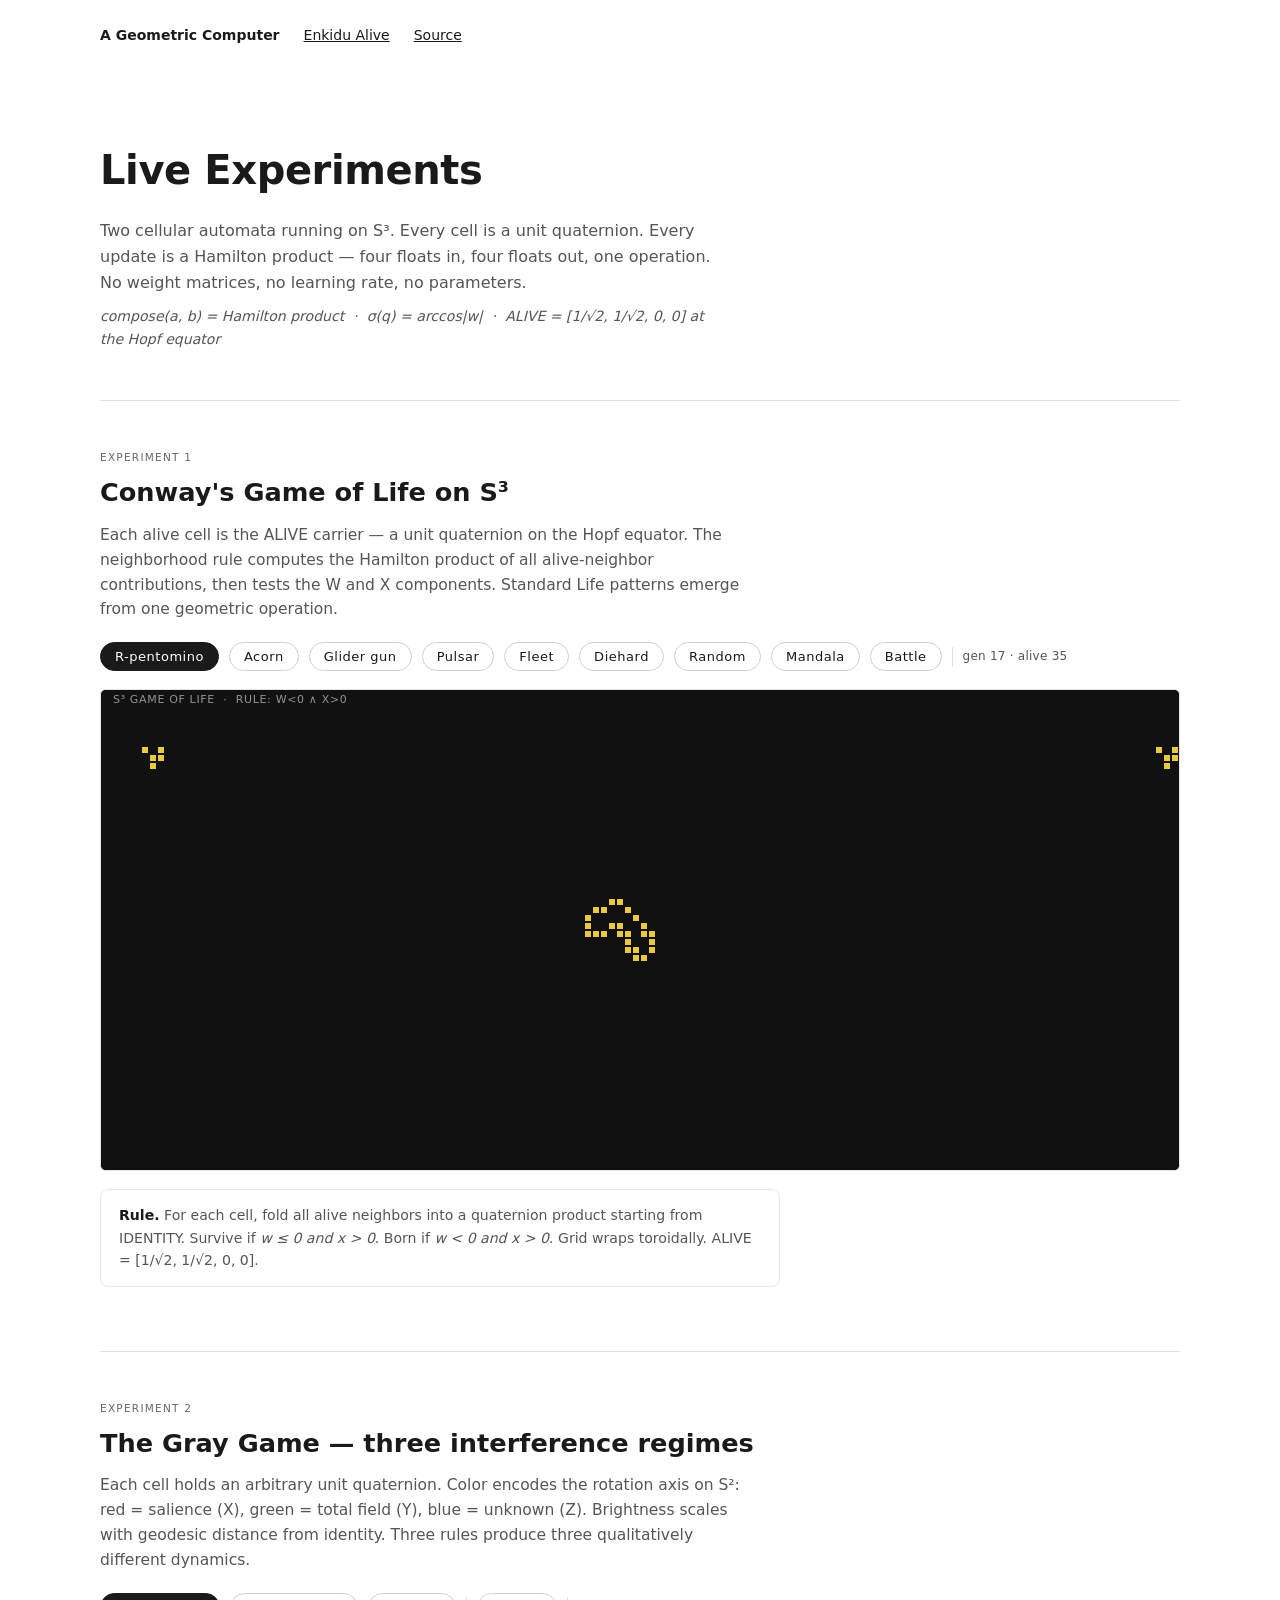
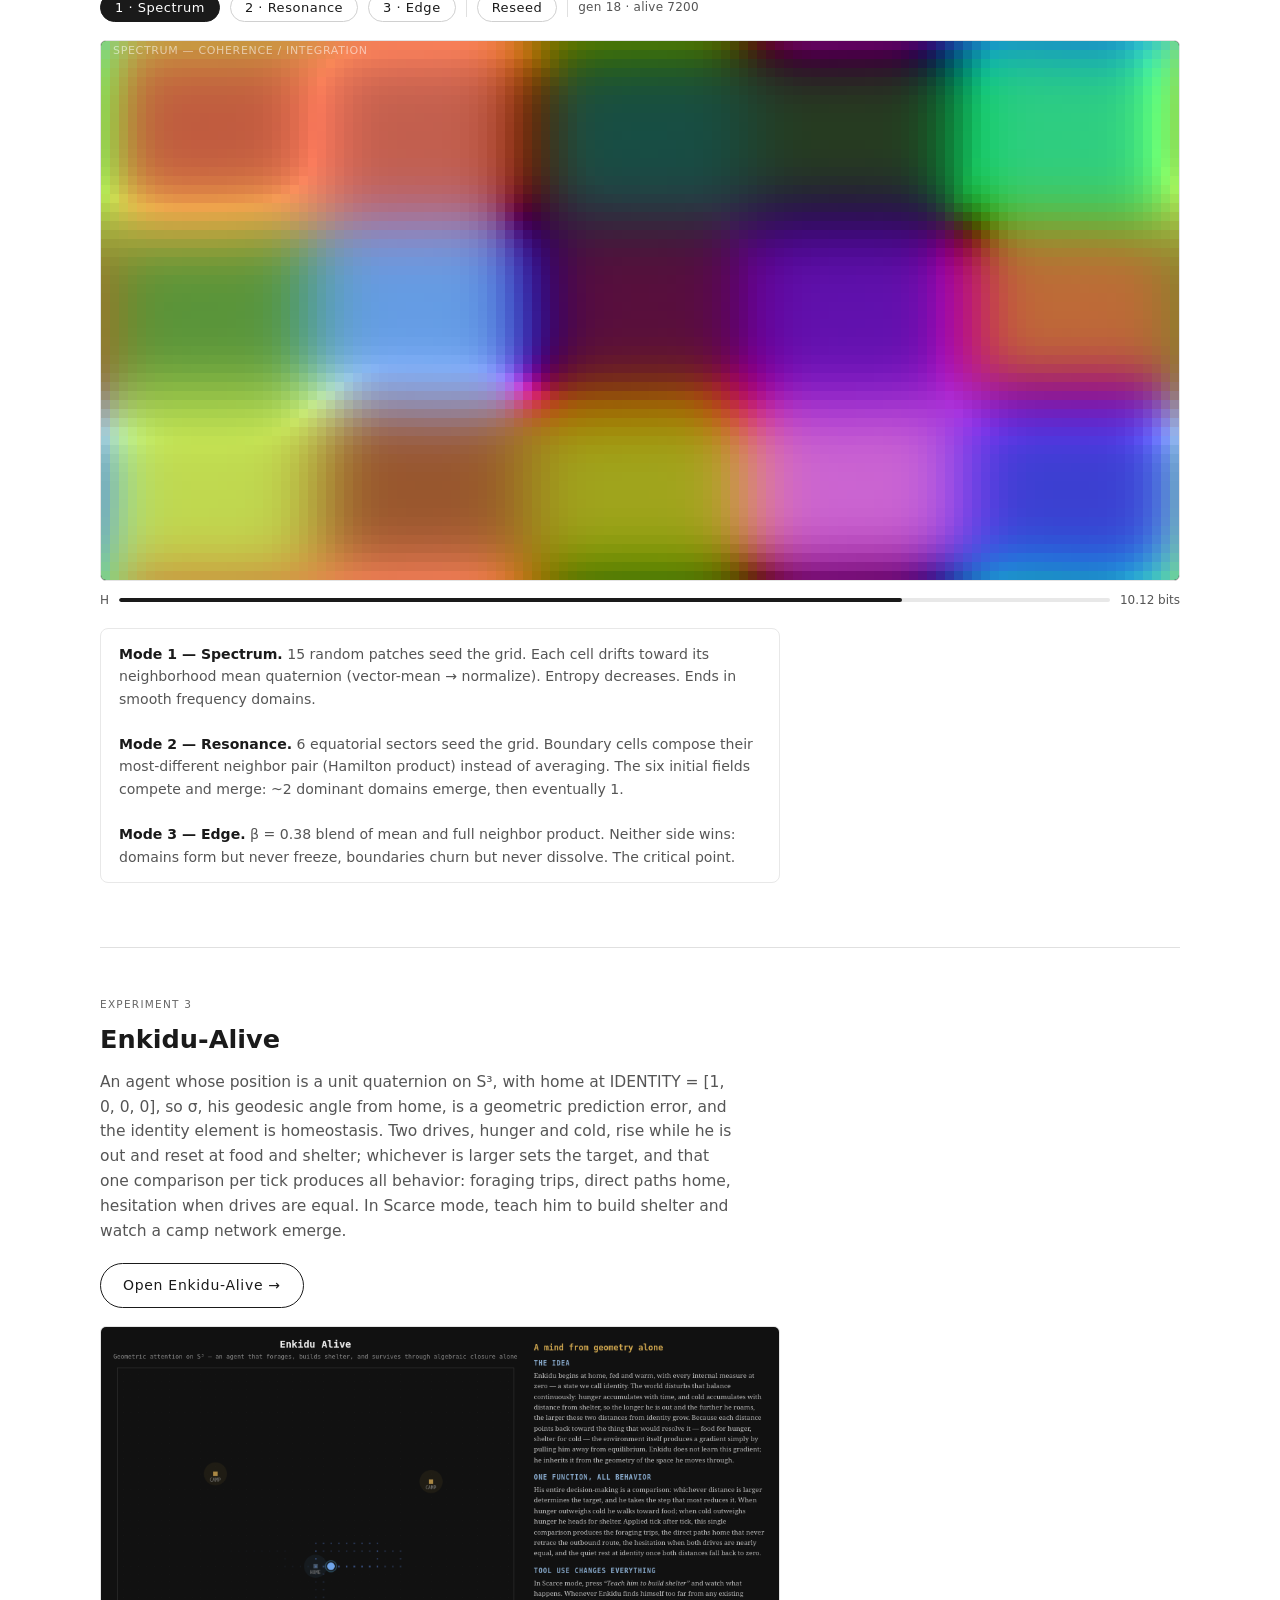
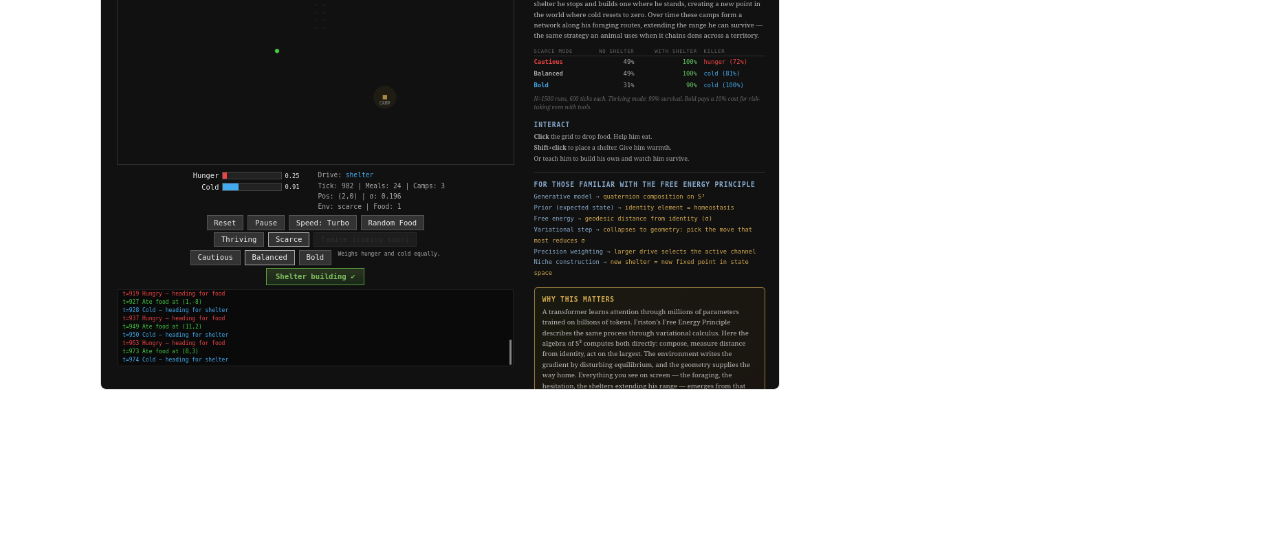
<file: docs/index.html>
<!DOCTYPE html>
<html lang="en">
<head>
  <meta charset="utf-8" />
  <meta name="viewport" content="width=device-width, initial-scale=1.0" />
  <title>Live Experiments — Closure</title>
  <link rel="stylesheet" href="styles.css" />
  <style>
    .exp-hero {
      padding: 72px 0 40px;
      max-width: var(--max-w);
      margin: 0 auto;
    }
    .exp-hero h1 {
      font-size: 2.5rem;
      font-weight: 600;
      letter-spacing: -0.01em;
      margin-bottom: 16px;
    }
    .exp-hero p {
      color: var(--muted);
      max-width: 620px;
      margin-bottom: 10px;
    }
    .exp-math {
      font-size: 0.88rem;
      color: var(--muted);
      font-style: italic;
      margin-top: 4px;
    }

    .exp-container {
      max-width: var(--max-w);
      margin: 0 auto;
      padding-bottom: 80px;
    }

    /* ── experiment blocks ─────────────────────────────────────────────── */
    .exp-block {
      border-top: 1px solid #e0e0e0;
      padding-top: 48px;
      margin-bottom: 64px;
    }
    .exp-label {
      font-size: 10.5px;
      letter-spacing: 0.12em;
      text-transform: uppercase;
      color: var(--light);
      margin-bottom: 6px;
    }
    .exp-title {
      font-size: 1.6rem;
      font-weight: 600;
      margin-bottom: 10px;
    }
    .exp-desc {
      color: var(--muted);
      max-width: 640px;
      margin-bottom: 20px;
      font-size: 0.97rem;
    }

    /* ── controls ──────────────────────────────────────────────────────── */
    .exp-controls {
      display: flex;
      flex-wrap: wrap;
      gap: 10px;
      margin-bottom: 18px;
      align-items: center;
    }
    .ctrl-btn {
      font-family: inherit;
      font-size: 13px;
      padding: 6px 14px;
      border: 1px solid #d0d0d0;
      border-radius: 999px;
      background: #fff;
      color: var(--text);
      cursor: pointer;
      letter-spacing: 0.04em;
      transition: border-color 0.15s, background 0.15s;
    }
    .ctrl-btn:hover {
      border-color: #aaa;
      background: #fafafa;
    }
    .ctrl-btn.active {
      border-color: var(--text);
      background: var(--text);
      color: #fff;
    }
    .ctrl-sep {
      width: 1px;
      height: 20px;
      background: #e0e0e0;
    }
    .ctrl-stat {
      font-size: 12px;
      color: var(--muted);
      letter-spacing: 0.02em;
    }

    /* ── canvas ────────────────────────────────────────────────────────── */
    .exp-canvas-wrap {
      position: relative;
      line-height: 0;
      border: 1px solid #e4e4e4;
      border-radius: 6px;
      overflow: hidden;
      background: #000;
    }
    canvas.exp-canvas {
      display: block;
      image-rendering: pixelated;
      width: 100%;
    }
    .exp-overlay {
      position: absolute;
      top: 10px;
      left: 12px;
      font-size: 11px;
      color: rgba(255,255,255,0.55);
      letter-spacing: 0.06em;
      text-transform: uppercase;
      pointer-events: none;
    }

    /* ── entropy bar ───────────────────────────────────────────────────── */
    .exp-entropy {
      margin-top: 10px;
      display: flex;
      align-items: center;
      gap: 10px;
      font-size: 12px;
      color: var(--muted);
    }
    .entropy-track {
      flex: 1;
      height: 4px;
      background: #e8e8e8;
      border-radius: 999px;
      overflow: hidden;
    }
    .entropy-fill {
      height: 100%;
      background: #1a1a1a;
      border-radius: 999px;
      transition: width 0.2s ease;
    }

    /* ── note box ──────────────────────────────────────────────────────── */
    .exp-note {
      margin-top: 18px;
      padding: 14px 18px;
      border: 1px solid #e8e8e8;
      border-radius: 8px;
      font-size: 0.88rem;
      color: var(--muted);
      line-height: 1.6;
      max-width: 680px;
    }
    .exp-note strong { color: var(--text); }

    /* ── Enkidu ────────────────────────────────────────────────────────── */
    .enkidu-preview {
      margin-top: 18px;
      border: 1px solid #e4e4e4;
      border-radius: 6px;
      overflow: hidden;
      max-width: 680px;
    }
    .enkidu-preview img {
      display: block;
      width: 100%;
    }

    /* ── Enkidu launch ─────────────────────────────────────────────────── */
    .enkidu-launch {
      display: inline-flex;
      align-items: center;
      padding: 10px 22px;
      border: 1px solid var(--text);
      border-radius: 999px;
      font-size: 14px;
      letter-spacing: 0.05em;
      color: var(--text);
      text-decoration: none;
      transition: background 0.15s;
    }
    .enkidu-launch:hover {
      background: var(--text);
      color: var(--bg);
    }

    @media (max-width: 680px) {
      .exp-hero h1 { font-size: 1.8rem; }
      .exp-title { font-size: 1.3rem; }
    }
  </style>
</head>
<body>

<nav class="experiment-nav" aria-label="Experiment navigation">
  <strong>A Geometric Computer</strong>
  <a href="enkidu.html">Enkidu Alive</a>
  <a href="https://github.com/faltz009/geometric-brain-experiment">Source</a>
</nav>

<main>
<div class="exp-hero">
  <h1>Live Experiments</h1>
  <p>
    Two cellular automata running on S³. Every cell is a unit quaternion.
    Every update is a Hamilton product — four floats in, four floats out, one operation.
    No weight matrices, no learning rate, no parameters.
  </p>
  <p class="exp-math">
    compose(a, b) = Hamilton product &nbsp;·&nbsp; σ(q) = arccos|w| &nbsp;·&nbsp;
    ALIVE = [1/√2, 1/√2, 0, 0] at the Hopf equator
  </p>
</div>

<div class="exp-container">

  <!-- ══════════════════════════════════════════════════════════════════════
       GAME OF LIFE
  ═══════════════════════════════════════════════════════════════════════ -->
  <div class="exp-block">
    <div class="exp-label">Experiment 1</div>
    <div class="exp-title">Conway's Game of Life on S³</div>
    <div class="exp-desc">
      Each alive cell is the ALIVE carrier — a unit quaternion on the Hopf equator.
      The neighborhood rule computes the Hamilton product of all alive-neighbor
      contributions, then tests the W and X components.
      Standard Life patterns emerge from one geometric operation.
    </div>

    <div class="exp-controls" id="gol-controls">
      <button class="ctrl-btn active" data-pattern="rpentomino">R-pentomino</button>
      <button class="ctrl-btn" data-pattern="acorn">Acorn</button>
      <button class="ctrl-btn" data-pattern="gun">Glider gun</button>
      <button class="ctrl-btn" data-pattern="pulsar">Pulsar</button>
      <button class="ctrl-btn" data-pattern="fleet">Fleet</button>
      <button class="ctrl-btn" data-pattern="diehard">Diehard</button>
      <button class="ctrl-btn" data-pattern="random">Random</button>
      <button class="ctrl-btn" data-pattern="mandala">Mandala</button>
      <button class="ctrl-btn" data-pattern="battle">Battle</button>
      <div class="ctrl-sep"></div>
      <span class="ctrl-stat" id="gol-stat">gen 0 · alive 0</span>
    </div>

    <div class="exp-canvas-wrap">
      <canvas id="gol-canvas" class="exp-canvas"></canvas>
      <div class="exp-overlay">S³ Game of Life &nbsp;·&nbsp; rule: W&lt;0 ∧ X&gt;0</div>
    </div>

    <div class="exp-note">
      <strong>Rule.</strong>
      For each cell, fold all alive neighbors into a quaternion product starting from IDENTITY.
      Survive if <em>w ≤ 0 and x &gt; 0</em>. Born if <em>w &lt; 0 and x &gt; 0</em>.
      Grid wraps toroidally. ALIVE = [1/√2, 1/√2, 0, 0].
    </div>
  </div>

  <!-- ══════════════════════════════════════════════════════════════════════
       GRAY GAME
  ═══════════════════════════════════════════════════════════════════════ -->
  <div class="exp-block">
    <div class="exp-label">Experiment 2</div>
    <div class="exp-title">The Gray Game — three interference regimes</div>
    <div class="exp-desc">
      Each cell holds an arbitrary unit quaternion. Color encodes the rotation axis on S²:
      red = salience (X), green = total field (Y), blue = unknown (Z).
      Brightness scales with geodesic distance from identity.
      Three rules produce three qualitatively different dynamics.
    </div>

    <div class="exp-controls" id="gg-controls">
      <button class="ctrl-btn active" data-mode="1">1 · Spectrum</button>
      <button class="ctrl-btn" data-mode="2">2 · Resonance</button>
      <button class="ctrl-btn" data-mode="3">3 · Edge</button>
      <div class="ctrl-sep"></div>
      <button class="ctrl-btn" id="gg-reseed">Reseed</button>
      <div class="ctrl-sep"></div>
      <span class="ctrl-stat" id="gg-stat">gen 0 · alive 0</span>
    </div>

    <div class="exp-canvas-wrap">
      <canvas id="gg-canvas" class="exp-canvas"></canvas>
      <div class="exp-overlay" id="gg-overlay">Spectrum — coherence / integration</div>
    </div>

    <div class="exp-entropy">
      <span>H</span>
      <div class="entropy-track"><div class="entropy-fill" id="gg-entropy-fill" style="width:0%"></div></div>
      <span id="gg-entropy-val">0.00 bits</span>
    </div>

    <div class="exp-note">
      <strong>Mode 1 — Spectrum.</strong>
      15 random patches seed the grid. Each cell drifts toward its neighborhood mean quaternion
      (vector-mean → normalize). Entropy decreases. Ends in smooth frequency domains.<br><br>
      <strong>Mode 2 — Resonance.</strong>
      6 equatorial sectors seed the grid. Boundary cells compose their most-different
      neighbor pair (Hamilton product) instead of averaging. The six initial fields
      compete and merge: ~2 dominant domains emerge, then eventually 1.<br><br>
      <strong>Mode 3 — Edge.</strong>
      β = 0.38 blend of mean and full neighbor product. Neither side wins: domains form but
      never freeze, boundaries churn but never dissolve. The critical point.
    </div>
  </div>

  <!-- ══════════════════════════════════════════════════════════════════════
       ENKIDU-ALIVE
  ═══════════════════════════════════════════════════════════════════════ -->
  <div class="exp-block">
    <div class="exp-label">Experiment 3</div>
    <div class="exp-title">Enkidu-Alive</div>
    <div class="exp-desc">
      An agent whose position is a unit quaternion on S³, with home at IDENTITY =
      [1, 0, 0, 0], so σ, his geodesic angle from home, is a geometric prediction
      error, and the identity element is homeostasis. Two drives, hunger and cold,
      rise while he is out and reset at food and shelter; whichever is larger sets
      the target, and that one comparison per tick produces all behavior: foraging
      trips, direct paths home, hesitation when drives are equal.
      In Scarce mode, teach him to build shelter and watch a camp network emerge.
    </div>
    <a class="enkidu-launch" href="enkidu.html" target="_blank">
      Open Enkidu-Alive →
    </a>
    <div class="enkidu-preview">
      <img src="enkidu-alive.png" alt="Enkidu-Alive screenshot" />
    </div>
  </div>

</div><!-- exp-container -->
</main>

<script>
// ═══════════════════════════════════════════════════════════════════════════════
// S³ quaternion primitives
// ═══════════════════════════════════════════════════════════════════════════════

const IDENTITY = [1, 0, 0, 0];
const ALIVE    = [1 / Math.SQRT2, 1 / Math.SQRT2, 0, 0];
const PI       = Math.PI;
const HALF_PI  = Math.PI / 2;
const EPS      = 1e-9;

function normalize(q) {
  const len = Math.sqrt(q[0]*q[0] + q[1]*q[1] + q[2]*q[2] + q[3]*q[3]);
  if (len < EPS) return [1, 0, 0, 0];
  return [q[0]/len, q[1]/len, q[2]/len, q[3]/len];
}

function compose(a, b) {
  return [
    a[0]*b[0] - a[1]*b[1] - a[2]*b[2] - a[3]*b[3],
    a[0]*b[1] + a[1]*b[0] + a[2]*b[3] - a[3]*b[2],
    a[0]*b[2] - a[1]*b[3] + a[2]*b[0] + a[3]*b[1],
    a[0]*b[3] + a[1]*b[2] - a[2]*b[1] + a[3]*b[0],
  ];
}

function sigma(q) {
  return Math.acos(Math.min(1, Math.abs(q[0])));
}

function isAlive(q) {
  return sigma(q) > EPS;
}

function dot4(a, b) {
  return a[0]*b[0] + a[1]*b[1] + a[2]*b[2] + a[3]*b[3];
}

// Normalized linear interpolation on S³ (NLERP)
function nlerp(a, b, t) {
  const flip = dot4(a, b) < 0;
  const bw = flip ? -b[0] : b[0];
  const bx = flip ? -b[1] : b[1];
  const by = flip ? -b[2] : b[2];
  const bz = flip ? -b[3] : b[3];
  const s = 1 - t;
  return normalize([s*a[0]+t*bw, s*a[1]+t*bx, s*a[2]+t*by, s*a[3]+t*bz]);
}

// ═══════════════════════════════════════════════════════════════════════════════
// LCG for deterministic pseudo-random (matches Rust impl)
// ═══════════════════════════════════════════════════════════════════════════════

function makeLcg(seed) {
  // Use BigInt to replicate u64 wrapping arithmetic
  let s = BigInt(seed);
  const MUL = 6364136223846793005n;
  const ADD = 1442695040888963407n;
  const MOD = (1n << 64n);
  return {
    next() {
      s = (s * MUL + ADD) & (MOD - 1n);
      return Number((s >> 11n) & 0x1FFFFFFFFFFFFFn) / (2 ** 53);
    }
  };
}

function boxMuller(u1, u2) {
  const r = Math.sqrt(-2 * Math.log(Math.max(u1, 1e-300)));
  const t = 2 * PI * u2;
  return [r * Math.cos(t), r * Math.sin(t)];
}

function uniformS3(lcg) {
  const [w, x] = boxMuller(lcg.next(), lcg.next());
  const [y, z] = boxMuller(lcg.next(), lcg.next());
  return normalize([w, x, y, z]);
}

// ═══════════════════════════════════════════════════════════════════════════════
// Color — carrier RGB (Gray Game)
// ═══════════════════════════════════════════════════════════════════════════════

function carrierRgb(q) {
  if (!isAlive(q)) return null;
  const [, x, y, z] = q;
  const ax = Math.sqrt(x*x + y*y + z*z);
  let nx, ny, nz;
  if (ax > EPS) { nx = x/ax; ny = y/ax; nz = z/ax; }
  else { return [210, 210, 210]; }
  const br = Math.sqrt(Math.min(1, sigma(q) / HALF_PI));
  return [
    Math.round((nx + 1) * 127.5 * br),
    Math.round((ny + 1) * 127.5 * br),
    Math.round((nz + 1) * 127.5 * br),
  ];
}

// ═══════════════════════════════════════════════════════════════════════════════
// GAME OF LIFE
// ═══════════════════════════════════════════════════════════════════════════════

const GOL_CELL_PX = 8;

const golPatterns = {
  rpentomino(rows, cols) {
    const g = makeGolGrid(rows, cols);
    const r = Math.floor(rows/2) - 1, c = Math.floor(cols/2) - 1;
    [[r,c+1],[r,c+2],[r+1,c],[r+1,c+1],[r+2,c+1]].forEach(([rr,cc]) => { if(rr<rows&&cc<cols) g[rr][cc]=true; });
    // two gliders
    [[2,2],[3,3],[4,1],[4,2],[4,3]].forEach(([rr,cc])=>{ if(rr<rows&&cc<cols) g[rr][cc]=true; });
    [[2,cols-6],[3,cols-5],[4,cols-7],[4,cols-6],[4,cols-5]].forEach(([rr,cc])=>{ if(rr>=0&&cc>=0&&rr<rows&&cc<cols) g[rr][cc]=true; });
    return g;
  },
  acorn(rows, cols) {
    const g = makeGolGrid(rows, cols);
    const r = Math.floor(rows/2) - 1, c = Math.floor(cols/2) - 3;
    [[r,c+1],[r+1,c+3],[r+2,c],[r+2,c+1],[r+2,c+4],[r+2,c+5],[r+2,c+6]]
      .forEach(([rr,cc])=>{ if(rr<rows&&cc<cols) g[rr][cc]=true; });
    return g;
  },
  gun(rows, cols) {
    const g = makeGolGrid(rows, cols);
    const or = Math.floor(rows/2) - 4, oc = Math.max(2, Math.floor(cols/2) - 18);
    const cells = [
      [0,24],[1,22],[1,24],[2,12],[2,13],[2,20],[2,21],[2,34],[2,35],
      [3,11],[3,15],[3,20],[3,21],[3,34],[3,35],[4,0],[4,1],[4,10],[4,16],[4,20],[4,21],
      [5,0],[5,1],[5,10],[5,14],[5,16],[5,17],[5,22],[5,24],
      [6,10],[6,16],[6,24],[7,11],[7,15],[8,12],[8,13],
    ];
    cells.forEach(([dr,dc])=>{ const rr=or+dr, cc=oc+dc; if(rr>=0&&cc>=0&&rr<rows&&cc<cols) g[rr][cc]=true; });
    return g;
  },
  pulsar(rows, cols) {
    // Three pulsars side by side — spacing 19, matching Rust's (6,5),(6,24),(6,43) layout.
    const g = makeGolGrid(rows, cols);
    const pCells = [
      [0,2],[0,3],[0,4],[0,8],[0,9],[0,10],
      [2,0],[2,5],[2,7],[2,12],[3,0],[3,5],[3,7],[3,12],[4,0],[4,5],[4,7],[4,12],
      [5,2],[5,3],[5,4],[5,8],[5,9],[5,10],
      [7,2],[7,3],[7,4],[7,8],[7,9],[7,10],
      [8,0],[8,5],[8,7],[8,12],[9,0],[9,5],[9,7],[9,12],[10,0],[10,5],[10,7],[10,12],
      [12,2],[12,3],[12,4],[12,8],[12,9],[12,10],
    ];
    const place = (or, oc) => pCells.forEach(([dr,dc]) => {
      const rr=or+dr, cc2=oc+dc;
      if(rr>=0&&cc2>=0&&rr<rows&&cc2<cols) g[rr][cc2]=1;
    });
    const or = Math.max(1, Math.floor(rows/2) - 6);
    const oc = Math.max(1, Math.floor((cols - 50) / 2));
    place(or, oc);
    place(or, oc + 19);
    place(or, oc + 38);
    return g;
  },
  diehard(rows, cols) {
    const g = makeGolGrid(rows, cols);
    const r = Math.floor(rows/2), c = Math.floor(cols/2) - 4;
    [[r,c+6],[r+1,c],[r+1,c+1],[r+2,c+1],[r+2,c+5],[r+2,c+6],[r+2,c+7]]
      .forEach(([rr,cc])=>{ if(rr<rows&&cc<cols&&rr>=0&&cc>=0) g[rr][cc]=true; });
    return g;
  },
  fleet(rows, cols) {
    // 5 LWSSs in V-formation — Rust reference: 40×90 grid, cr=20.
    const g = makeGolGrid(rows, cols);
    const cr = Math.floor(rows / 2);
    const lwss = (r, c) => {
      [[r,c+1],[r,c+4],[r+1,c],[r+2,c],[r+2,c+4],[r+3,c],[r+3,c+1],[r+3,c+2],[r+3,c+3]]
        .forEach(([rr,cc])=>{ if(rr>=0&&cc>=0&&rr<rows&&cc<cols) g[rr][cc]=1; });
    };
    const cTip   = Math.floor(30 * cols / 90);
    const cInner = Math.floor(18 * cols / 90);
    const cOuter = Math.max(0, Math.floor(6 * cols / 90));
    const roIn   = Math.round(9  * rows / 40);
    const roOut  = Math.round(16 * rows / 40);
    lwss(cr - 2,                     cTip);    // tip (rightmost)
    lwss(cr - roIn,                  cInner);  // inner wing top
    lwss(cr + Math.round(5*rows/40), cInner);  // inner wing bottom
    lwss(Math.max(0, cr - roOut),    cOuter);  // outer wing top
    lwss(Math.min(rows-4, cr + Math.round(12*rows/40)), cOuter); // outer wing bottom
    return g;
  },
  random(rows, cols) {
    const g = makeGolGrid(rows, cols);
    const lcg = makeLcg(0xDEADBEEF13374242n);
    for (let r = 0; r < rows; r++)
      for (let c = 0; c < cols; c++)
        g[r][c] = lcg.next() < 0.30;
    return g;
  },
  mandala(rows, cols) {
    // rows = cols = 128 (set by golStart). Use Rust's exact offsets.
    const g = makeGolGrid(rows, cols);
    const acorn = [[-1,-2],[0,0],[1,-3],[1,-2],[1,1],[1,2],[1,3]];
    const cr = Math.floor(rows/2), cc = Math.floor(cols/2);
    const or = 30, oc = 12;   // Rust's exact values for 128×128
    // 8 D8 transforms
    const trs = [[or,oc],[-oc,or],[-or,-oc],[oc,-or],[-or,oc],[or,-oc],[oc,or],[-oc,-or]];
    trs.forEach(([br, bc], ti) => {
      acorn.forEach(([pr, pc]) => {
        let tr, tc;
        switch(ti) {
          case 0: tr=pr; tc=pc; break;
          case 1: tr=-pc; tc=pr; break;
          case 2: tr=-pr; tc=-pc; break;
          case 3: tr=pc; tc=-pr; break;
          case 4: tr=-pr; tc=pc; break;
          case 5: tr=pr; tc=-pc; break;
          case 6: tr=pc; tc=pr; break;
          default: tr=-pc; tc=-pr; break;
        }
        const rr = cr + br + tr, cc2 = cc + bc + tc;
        if (rr >= 0 && cc2 >= 0 && rr < rows && cc2 < cols) g[rr][cc2] = true;
      });
    });
    return g;
  },
  battle(rows, cols) {
    const g = makeGolGrid(rows, cols);
    const cells = [
      [0,24],[1,22],[1,24],[2,12],[2,13],[2,20],[2,21],[2,34],[2,35],
      [3,11],[3,15],[3,20],[3,21],[3,34],[3,35],[4,0],[4,1],[4,10],[4,16],[4,20],[4,21],
      [5,0],[5,1],[5,10],[5,14],[5,16],[5,17],[5,22],[5,24],
      [6,10],[6,16],[6,24],[7,11],[7,15],[8,12],[8,13],
    ];
    const maxDr = 8, maxDc = 35;
    // For glider streams to collide, both guns must be on the same anti-diagonal:
    //   Gun A exit: (ar+5, ac+22)  →  r+c = ar+ac+27
    //   Gun B exit: (br+3, bc+13)  →  r+c = br+bc+16
    // Constraint: ar+ac+27 = br+bc+16  →  bc = ar+ac-br+11
    // Rust satisfies this exactly: 3+55-38+11 = 31 = bc. We must too.
    // Guns at opposite corners — they fire at each other across the diagonal.
    const ar = 2, ac = 2;
    cells.forEach(([dr,dc])=>{ const rr=ar+dr, cc=ac+dc; if(rr>=0&&cc>=0&&rr<rows&&cc<cols) g[rr][cc]=true; });
    const br = rows - maxDr - 2, bc = cols - maxDc - 2;
    cells.forEach(([dr,dc])=>{ const rr=br+(maxDr-dr), cc=bc+(maxDc-dc); if(rr>=0&&cc>=0&&rr<rows&&cc<cols) g[rr][cc]=true; });
    return g;
  },
};

function makeGolGrid(rows, cols) {
  return Array.from({length: rows}, () => new Uint8Array(cols));
}

function golNeighborProduct(grid, rows, cols, row, col) {
  let p = [...IDENTITY];
  for (let dr = -1; dr <= 1; dr++) {
    for (let dc = -1; dc <= 1; dc++) {
      if (dr === 0 && dc === 0) continue;
      const nr = ((row + dr) % rows + rows) % rows;
      const nc = ((col + dc) % cols + cols) % cols;
      if (grid[nr][nc]) p = compose(p, ALIVE);
    }
  }
  return p;
}

function golStep(grid, rows, cols) {
  const next = makeGolGrid(rows, cols);
  for (let r = 0; r < rows; r++) {
    for (let c = 0; c < cols; c++) {
      const p = golNeighborProduct(grid, rows, cols, r, c);
      next[r][c] = grid[r][c]
        ? (p[0] < EPS && p[1] > EPS ? 1 : 0)      // survive
        : (p[0] < -EPS && p[1] > EPS ? 1 : 0);    // born
    }
  }
  return next;
}

// ── GoL renderer ─────────────────────────────────────────────────────────────

const golCanvas = document.getElementById('gol-canvas');
const golCtx    = golCanvas.getContext('2d');
let golGrid, golRows, golCols, golGen = 0, golRunning = false, golRaf;
let golCellPx = GOL_CELL_PX;  // changes per pattern (mandala uses 5px for square grid)

function golDraw() {
  const px = golCellPx;
  golCtx.fillStyle = '#111';
  golCtx.fillRect(0, 0, golCanvas.width, golCanvas.height);
  golCtx.fillStyle = '#e8c84a';
  let alive = 0;
  for (let r = 0; r < golRows; r++) {
    for (let c = 0; c < golCols; c++) {
      if (golGrid[r][c]) {
        alive++;
        golCtx.fillRect(c * px + 1, r * px + 1, px - 2, px - 2);
      }
    }
  }
  document.getElementById('gol-stat').textContent = `gen ${golGen} · alive ${alive}`;
}

function golTick() {
  golGrid = golStep(golGrid, golRows, golCols);
  golGen++;
  golDraw();
  golRaf = requestAnimationFrame(() => setTimeout(() => { if(golRunning) golTick(); }, 80));
}

function golStart(patternName) {
  if (golRaf) cancelAnimationFrame(golRaf);
  golRunning = false;
  golGen = 0;

  const w = golCanvas.parentElement.clientWidth;
  // Mandala: exactly 128×128 (Rust reference), cell size fills the container width.
  if (patternName === 'mandala') {
    golCols = 128;
    golRows = 128;
    golCellPx = Math.max(4, Math.floor(w / 128));
  } else {
    golCellPx = GOL_CELL_PX;
    golCols = Math.floor(w / GOL_CELL_PX);
    golRows = Math.floor(golCols * 0.45);
  }
  golCanvas.width  = golCols * golCellPx;
  golCanvas.height = golRows * golCellPx;
  golCanvas.style.height = (golRows * golCellPx) + 'px';

  const fn = golPatterns[patternName] || golPatterns.rpentomino;
  golGrid = fn(golRows, golCols);
  golDraw();
  golRunning = true;
  golRaf = requestAnimationFrame(() => setTimeout(golTick, 100));
}

// Controls
document.getElementById('gol-controls').addEventListener('click', e => {
  const btn = e.target.closest('[data-pattern]');
  if (!btn) return;
  document.querySelectorAll('#gol-controls [data-pattern]').forEach(b => b.classList.remove('active'));
  btn.classList.add('active');
  golStart(btn.dataset.pattern);
});

// ═══════════════════════════════════════════════════════════════════════════════
// GRAY GAME
// ═══════════════════════════════════════════════════════════════════════════════

const GG_ROWS = 60;
const GG_COLS = 120;
const GG_CELL_PX = 6;

// Mode thresholds (match Rust source exactly)
const M1_BIRTH_COH = 0.52, M1_SURV_COH = 0.28, M1_MIN = 2;
const M2_STABLE_COH = 0.72, M2_DEAD_COH = 0.28, M2_MIN = 2, M2_MAX = 6;
const M3_BETA = 0.38, M3_BIRTH_COH = 0.42, M3_SURV_COH = 0.22, M3_MIN = 2, M3_MAX = 7;
const H_MAX_BITS = Math.log2(GG_ROWS * GG_COLS);

// Each cell: Float32Array of length 4
function makeGgGrid() {
  const g = [];
  for (let r = 0; r < GG_ROWS; r++) {
    const row = [];
    for (let c = 0; c < GG_COLS; c++) row.push([1, 0, 0, 0]);
    g.push(row);
  }
  return g;
}

function ggCollectNeighbors(grid, r, c) {
  const nbrs = [];
  let s0 = 0, s1 = 0, s2 = 0, s3 = 0;
  for (let dr = -1; dr <= 1; dr++) {
    for (let dc = -1; dc <= 1; dc++) {
      if (dr === 0 && dc === 0) continue;
      const nr = ((r + dr) % GG_ROWS + GG_ROWS) % GG_ROWS;
      const nc = ((c + dc) % GG_COLS + GG_COLS) % GG_COLS;
      const q = grid[nr][nc];
      if (isAlive(q)) {
        s0 += q[0]; s1 += q[1]; s2 += q[2]; s3 += q[3];
        nbrs.push(q);
      }
    }
  }
  const len = Math.sqrt(s0*s0 + s1*s1 + s2*s2 + s3*s3);
  const n = nbrs.length;
  const coh = n === 0 ? 0 : len / n;
  return { nbrs, sum: [s0, s1, s2, s3], coh };
}

function normalizeSum(sum) {
  const len = Math.sqrt(sum[0]*sum[0] + sum[1]*sum[1] + sum[2]*sum[2] + sum[3]*sum[3]);
  if (len < EPS) return null;
  return [sum[0]/len, sum[1]/len, sum[2]/len, sum[3]/len];
}

function mostDifferentPair(nbrs) {
  if (nbrs.length < 2) return null;
  let best = Infinity, pair = null;
  for (let i = 0; i < nbrs.length; i++) {
    for (let j = i + 1; j < nbrs.length; j++) {
      const d = dot4(nbrs[i], nbrs[j]);
      if (d < best) { best = d; pair = [nbrs[i], nbrs[j]]; }
    }
  }
  return pair;
}

function hamiltonAll(nbrs) {
  return nbrs.reduce((acc, q) => compose(acc, q), [...IDENTITY]);
}

function ggStepSpectrum(grid) {
  const next = makeGgGrid();
  for (let r = 0; r < GG_ROWS; r++) {
    for (let c = 0; c < GG_COLS; c++) {
      const { nbrs, sum, coh } = ggCollectNeighbors(grid, r, c);
      if (nbrs.length < M1_MIN) continue;
      const alive = isAlive(grid[r][c]);
      const thresh = alive ? M1_SURV_COH : M1_BIRTH_COH;
      if (coh >= thresh) {
        const m = normalizeSum(sum);
        if (m) next[r][c] = m;
      }
    }
  }
  return next;
}

function ggStepResonance(grid) {
  const next = makeGgGrid();
  for (let r = 0; r < GG_ROWS; r++) {
    for (let c = 0; c < GG_COLS; c++) {
      const { nbrs, sum, coh } = ggCollectNeighbors(grid, r, c);
      const n = nbrs.length;
      if (n < M2_MIN || n > M2_MAX) continue;
      if (coh >= M2_STABLE_COH) {
        const m = normalizeSum(sum);
        if (m) next[r][c] = m;
      } else if (coh >= M2_DEAD_COH) {
        const pair = mostDifferentPair(nbrs);
        if (pair) {
          const p = normalize(compose(pair[0], pair[1]));
          if (isAlive(p)) next[r][c] = p;
          else { const m = normalizeSum(sum); if (m) next[r][c] = m; }
        }
      }
    }
  }
  return next;
}

function ggStepEdge(grid) {
  const next = makeGgGrid();
  for (let r = 0; r < GG_ROWS; r++) {
    for (let c = 0; c < GG_COLS; c++) {
      const { nbrs, sum, coh } = ggCollectNeighbors(grid, r, c);
      const n = nbrs.length;
      if (n < M3_MIN || n > M3_MAX) continue;
      const alive = isAlive(grid[r][c]);
      const thresh = alive ? M3_SURV_COH : M3_BIRTH_COH;
      if (coh < thresh) continue;
      const mean = normalizeSum(sum);
      if (!mean) continue;
      const prod = normalize(hamiltonAll(nbrs));
      next[r][c] = isAlive(prod) ? nlerp(mean, prod, M3_BETA) : mean;
    }
  }
  return next;
}

// ── Seeding ───────────────────────────────────────────────────────────────────

function ggSeedSpectrum(seedVal) {
  const lcg = makeLcg(seedVal);
  const grid = makeGgGrid();
  const PR = 3, PC = 5;
  const quats = Array.from({length: PR*PC}, () => uniformS3(lcg));
  const ph = Math.floor(GG_ROWS / PR), pw = Math.floor(GG_COLS / PC);
  for (let r = 0; r < GG_ROWS; r++) {
    for (let c = 0; c < GG_COLS; c++) {
      if (lcg.next() >= 0.70) continue;
      const pr = Math.min(Math.floor(r / ph), PR - 1);
      const pc = Math.min(Math.floor(c / pw), PC - 1);
      grid[r][c] = quats[pr * PC + pc];
    }
  }
  return grid;
}

function ggSeedSectors(n, density, seedVal) {
  const lcg = makeLcg(seedVal);
  const grid = makeGgGrid();
  const offset = lcg.next() * 2 * PI;
  const primaries = Array.from({length: n}, (_, i) => {
    const t = offset + i * 2 * PI / n;
    return [0, Math.cos(t), Math.sin(t), 0];
  });
  const cr = GG_ROWS / 2, cc = GG_COLS / 2;
  for (let r = 0; r < GG_ROWS; r++) {
    for (let c = 0; c < GG_COLS; c++) {
      if (lcg.next() >= density) continue;
      const angle = ((Math.atan2(r - cr, c - cc) % (2*PI)) + 2*PI) % (2*PI);
      const sector = Math.floor(angle / (2 * PI / n)) % n;
      grid[r][c] = primaries[sector];
    }
  }
  return grid;
}

// ── Entropy ───────────────────────────────────────────────────────────────────

function ggEntropy(grid) {
  const counts = new Map();
  let alive = 0;
  for (let r = 0; r < GG_ROWS; r++) {
    for (let c = 0; c < GG_COLS; c++) {
      const q = grid[r][c];
      if (!isAlive(q)) continue;
      alive++;
      const rgb = carrierRgb(q);
      if (!rgb) continue;
      // bin to 32 levels per channel
      const key = (rgb[0] >> 3) * 1024 + (rgb[1] >> 3) * 32 + (rgb[2] >> 3);
      counts.set(key, (counts.get(key) || 0) + 1);
    }
  }
  if (alive === 0) return { alive: 0, bits: 0, norm: 0 };
  let H = 0;
  for (const cnt of counts.values()) {
    const p = cnt / alive;
    H -= p * Math.log2(p);
  }
  return { alive, bits: H, norm: Math.min(1, H / H_MAX_BITS) };
}

// ── Render ────────────────────────────────────────────────────────────────────

const ggCanvas  = document.getElementById('gg-canvas');
const ggCtx     = ggCanvas.getContext('2d');

ggCanvas.width  = GG_COLS * GG_CELL_PX;
ggCanvas.height = GG_ROWS * GG_CELL_PX;

// Resize canvas to fill container width
function ggResizeCanvas() {
  const w = ggCanvas.parentElement.clientWidth;
  ggCanvas.style.width  = w + 'px';
  ggCanvas.style.height = Math.round(w * GG_ROWS / GG_COLS) + 'px';
}

function ggDraw(grid, gen, mode) {
  const px = GG_CELL_PX;
  const imgData = ggCtx.createImageData(GG_COLS * px, GG_ROWS * px);
  const d = imgData.data;

  for (let r = 0; r < GG_ROWS; r++) {
    for (let c = 0; c < GG_COLS; c++) {
      const q = grid[r][c];
      const rgb = carrierRgb(q);
      const red   = rgb ? rgb[0] : 17;
      const green = rgb ? rgb[1] : 17;
      const blue  = rgb ? rgb[2] : 17;
      // fill px × px block
      for (let dy = 0; dy < px; dy++) {
        for (let dx = 0; dx < px; dx++) {
          const idx = ((r * px + dy) * GG_COLS * px + c * px + dx) * 4;
          d[idx]   = red;
          d[idx+1] = green;
          d[idx+2] = blue;
          d[idx+3] = 255;
        }
      }
    }
  }
  ggCtx.putImageData(imgData, 0, 0);

  const { alive, bits, norm } = ggEntropy(grid);
  document.getElementById('gg-stat').textContent = `gen ${gen} · alive ${alive}`;
  document.getElementById('gg-entropy-fill').style.width = (norm * 100).toFixed(1) + '%';
  document.getElementById('gg-entropy-val').textContent = bits.toFixed(2) + ' bits';

  const labels = ['', 'Spectrum — coherence / integration',
    'Resonance — pair product at boundaries', 'Edge — β=0.38 blend, critical point'];
  document.getElementById('gg-overlay').textContent = labels[mode];
}

// ── Loop ──────────────────────────────────────────────────────────────────────

let ggGrid, ggMode = 1, ggGen = 0, ggRunning = false, ggRaf;
let ggSeed = 0xDEADBEEF13374242n;

const GG_DELAY = 70; // ms per step

function ggRebuild() {
  ggGen = 0;
  if (ggMode === 1) ggGrid = ggSeedSpectrum(ggSeed);
  else if (ggMode === 2) ggGrid = ggSeedSectors(6, 0.68, ggSeed);
  else ggGrid = ggSeedSectors(2, 0.42, ggSeed);
}

function ggTick() {
  if (!ggRunning) return;
  if (ggMode === 1) ggGrid = ggStepSpectrum(ggGrid);
  else if (ggMode === 2) ggGrid = ggStepResonance(ggGrid);
  else ggGrid = ggStepEdge(ggGrid);
  ggGen++;
  ggDraw(ggGrid, ggGen, ggMode);

  // auto-reseed when dead
  const alive = ggGrid.flat().filter(isAlive).length;
  if (alive === 0) {
    ggSeed = (ggSeed * 2862933555777941757n + 3037000493n) & ((1n << 64n) - 1n);
    ggRebuild();
  }
  ggRaf = requestAnimationFrame(() => setTimeout(ggTick, GG_DELAY));
}

function ggStart() {
  if (ggRaf) cancelAnimationFrame(ggRaf);
  ggRunning = false;
  ggRebuild();
  ggDraw(ggGrid, ggGen, ggMode);
  ggRunning = true;
  ggRaf = requestAnimationFrame(() => setTimeout(ggTick, 100));
}

// Controls
document.getElementById('gg-controls').addEventListener('click', e => {
  const btn = e.target.closest('[data-mode]');
  if (btn) {
    document.querySelectorAll('#gg-controls [data-mode]').forEach(b => b.classList.remove('active'));
    btn.classList.add('active');
    ggMode = parseInt(btn.dataset.mode);
    ggStart();
    return;
  }
  if (e.target.id === 'gg-reseed') {
    ggSeed = (ggSeed * 2862933555777941757n + 3037000493n) & ((1n << 64n) - 1n);
    ggStart();
  }
});

// ═══════════════════════════════════════════════════════════════════════════════
// Init
// ═══════════════════════════════════════════════════════════════════════════════

window.addEventListener('load', () => {
  golStart('rpentomino');
  ggResizeCanvas();
  ggStart();
});

window.addEventListener('resize', () => {
  ggResizeCanvas();
});
</script>

</body>
</html>
</file>
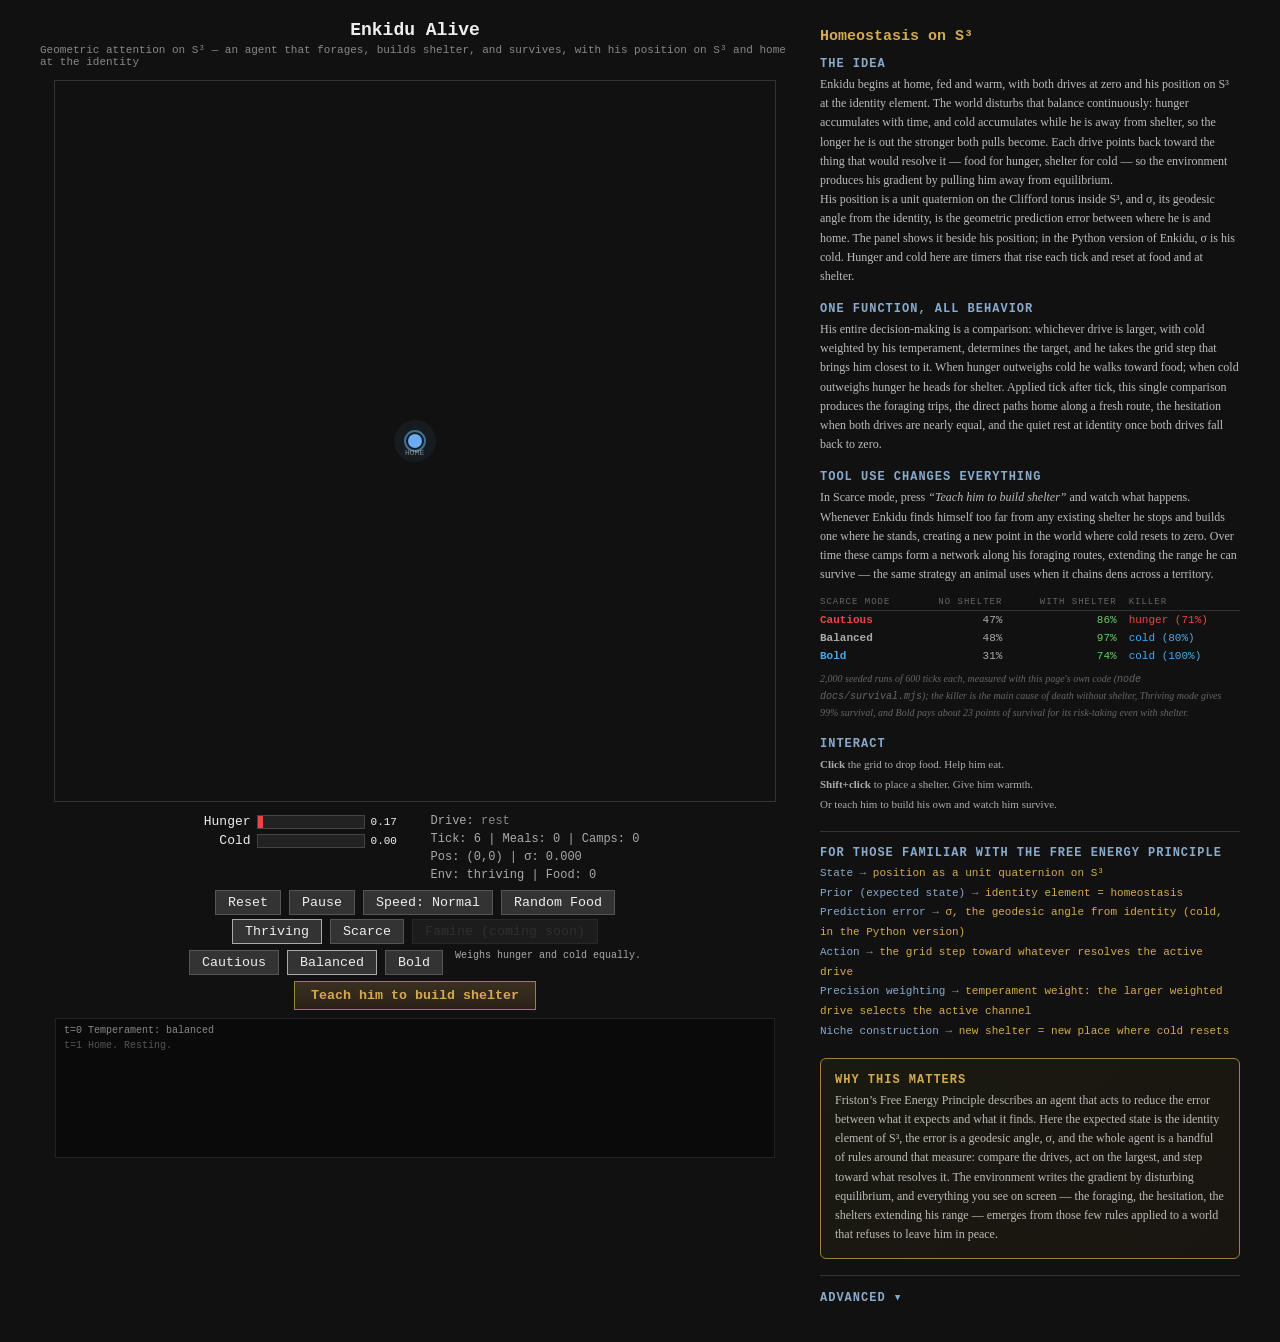
<file: docs/enkidu.html>
<!DOCTYPE html>
<html>
<head>
<meta charset="utf-8">
<title>Enkidu Alive</title>
<style>
* { margin: 0; padding: 0; box-sizing: border-box; }
body { background: #111; color: #eee; font-family: monospace; padding: 20px; }
.main { display: flex; gap: 30px; max-width: 1200px; margin: 0 auto; align-items: flex-start; }
.sim-col { display: flex; flex-direction: column; align-items: center; }
.explain-col { max-width: 420px; padding-top: 8px; }
h1 { font-size: 18px; margin-bottom: 4px; }
.sub { font-size: 11px; color: #888; margin-bottom: 12px; }
canvas { border: 1px solid #333; cursor: crosshair; }
.panel { display: flex; gap: 20px; margin-top: 12px; font-size: 13px; }
.col { display: flex; flex-direction: column; gap: 4px; }
.bar-wrap { display: flex; align-items: center; gap: 6px; width: 220px; }
.bar-label { width: 60px; text-align: right; }
.bar-bg { flex: 1; height: 14px; background: #222; border: 1px solid #444; }
.bar-fill { height: 100%; transition: width 0.1s; }
.bar-val { width: 40px; font-size: 11px; }
.info { font-size: 12px; color: #aaa; }
.controls { margin-top: 8px; display: flex; gap: 8px; }
button { background: #333; color: #eee; border: 1px solid #555; padding: 4px 12px; cursor: pointer; font-family: monospace; }
button:hover { background: #444; }
.skill-btn { background: linear-gradient(180deg, #3a3020 0%, #2a2018 100%); border: 1px solid #a08040; color: #d4aa50; font-weight: bold; padding: 6px 16px; transition: all 0.2s; }
.skill-btn:hover { background: linear-gradient(180deg, #4a4030 0%, #3a3028 100%); border-color: #d4aa50; color: #ffe080; box-shadow: 0 0 8px rgba(212,170,80,0.3); }
.skill-btn.learned { background: linear-gradient(180deg, #2a3520 0%, #1a2818 100%); border-color: #60a040; color: #80c060; }
.skill-btn.learned:hover { box-shadow: 0 0 8px rgba(96,160,64,0.3); border-color: #80c060; }
.dead-overlay { color: #f44; font-size: 16px; font-weight: bold; margin-top: 6px; }
.ex-title { font-size: 15px; color: #d4aa50; margin-bottom: 12px; font-weight: bold; }
.ex-section { margin-bottom: 16px; }
.ex-section h3 { font-size: 12px; color: #8ac; margin-bottom: 4px; text-transform: uppercase; letter-spacing: 1px; }
.ex-section p { font-size: 12px; color: #bbb; line-height: 1.6; font-family: Georgia, serif; }
.ex-section .eq { color: #adf; font-family: monospace; font-size: 11px; background: #1a1a2a; padding: 4px 8px; display: inline-block; margin: 4px 0; border-radius: 3px; }
.ex-map { font-size: 11px; color: #999; line-height: 1.8; }
.ex-map span.fep { color: #8ac; }
.ex-map span.enk { color: #d4aa50; }
@media (max-width: 900px) {
  body { padding: 14px; }
  .main { flex-direction: column; gap: 20px; }
  .sim-col, .explain-col { width: 100%; }
  .explain-col { max-width: none; }
  canvas#grid { width: min(100%, 92vw); height: auto; }
  #eventlog { width: min(100%, 92vw) !important; }
  .panel { flex-direction: column; gap: 10px; width: min(100%, 92vw); }
  .bar-wrap { width: 100%; }
  .controls { flex-wrap: wrap; }
}
@media (max-width: 560px) {
  body { padding: 10px; }
  .sub { font-size: 10px; }
  .controls { gap: 6px; }
  button { padding: 6px 10px; font-size: 12px; }
  .info { font-size: 11px; }
}
</style>
</head>
<body>

<div class="main">
<div class="sim-col">

<h1>Enkidu Alive</h1>
<div class="sub">Geometric attention on S&sup3; &mdash; an agent that forages, builds shelter, and survives, with his position on S&sup3; and home at the identity</div>
<canvas id="grid" width="720" height="720"></canvas>

<div class="panel">
  <div class="col">
    <div class="bar-wrap">
      <span class="bar-label">Hunger</span>
      <div class="bar-bg"><div class="bar-fill" id="hbar" style="width:0%;background:#e44;"></div></div>
      <span class="bar-val" id="hval">0.00</span>
    </div>
    <div class="bar-wrap">
      <span class="bar-label">Cold</span>
      <div class="bar-bg"><div class="bar-fill" id="cbar" style="width:0%;background:#4ae;"></div></div>
      <span class="bar-val" id="cval">0.00</span>
    </div>
  </div>
  <div class="col">
    <div class="info">Drive: <span id="drv">rest</span></div>
    <div class="info">Tick: <span id="tick">0</span> | Meals: <span id="meals">0</span> | Camps: <span id="camps">0</span></div>
    <div class="info">Pos: <span id="pos">(0,0)</span> | &sigma;: <span id="sig">0.00</span></div>
    <div class="info">Env: <span id="env">thriving</span> | Food: <span id="fcnt">0</span></div>
  </div>
</div>

<div class="controls">
  <button onclick="reset()">Reset</button>
  <button onclick="togglePause()" id="pauseBtn">Pause</button>
  <button onclick="toggleSpeed()">Speed: <span id="spd">Normal</span></button>
  <button onclick="spawnRandom()">Random Food</button>
</div>
<div class="controls" style="margin-top:4px;">
  <button onclick="setMode('thriving')" id="btn_thriving" style="border-color:#aaa;">Thriving</button>
  <button onclick="setMode('scarce')" id="btn_scarce">Scarce</button>
  <button id="btn_famine" style="opacity:0.35;cursor:default;color:#666;">Famine (coming soon)</button>
</div>

<div class="controls" style="margin-top:6px;">
  <button onclick="setTemperament('cautious')" id="tmp_cautious">Cautious</button>
  <button onclick="setTemperament('balanced')" id="tmp_balanced" style="border-color:#aaa;">Balanced</button>
  <button onclick="setTemperament('bold')" id="tmp_bold">Bold</button>
  <span class="info" id="tmp_desc" style="margin-left:4px;max-width:220px;font-size:10px;">Weighs hunger and cold equally.</span>
</div>
<div class="controls" style="margin-top:6px;">
  <button onclick="teachShelter()" id="btn_shelter" class="skill-btn">Teach him to build shelter</button>
</div>

<div class="dead-overlay" id="dead" style="display:none;">ENKIDU DIED &mdash; click Reset</div>

<div id="eventlog" style="margin-top:8px;width:720px;height:140px;overflow-y:auto;font-size:10px;color:#666;background:#0a0a0a;border:1px solid #222;padding:4px 8px;line-height:1.5;"></div>

</div><!-- sim-col -->

<div class="explain-col">

<div class="ex-title">Homeostasis on S&sup3;</div>

<div class="ex-section">
  <h3>The idea</h3>
  <p>Enkidu begins at home, fed and warm, with both drives at zero and his
  position on S&sup3; at the identity element. The world disturbs that balance
  continuously: hunger accumulates with time, and cold accumulates while he is
  away from shelter, so the longer he is out the stronger both pulls become.
  Each drive points back toward the thing that would resolve it &mdash; food for
  hunger, shelter for cold &mdash; so the environment produces his gradient by
  pulling him away from equilibrium.</p>
  <p>His position is a unit quaternion on the Clifford torus inside S&sup3;, and
  &sigma;, its geodesic angle from the identity, is the geometric prediction error
  between where he is and home. The panel shows it beside his position; in the
  Python version of Enkidu, &sigma; is his cold. Hunger and cold here are timers
  that rise each tick and reset at food and at shelter.</p>
</div>

<div class="ex-section">
  <h3>One function, all behavior</h3>
  <p>His entire decision-making is a comparison: whichever drive is larger, with
  cold weighted by his temperament, determines the target, and he takes the grid
  step that brings him closest to it. When hunger outweighs cold he walks toward
  food; when cold outweighs hunger he heads for shelter. Applied tick after tick,
  this single comparison produces the foraging trips, the direct paths home along
  a fresh route, the hesitation when both drives are nearly equal, and the quiet
  rest at identity once both drives fall back to zero.</p>
</div>

<div class="ex-section">
  <h3>Tool use changes everything</h3>
  <p>In Scarce mode, press <em>&ldquo;Teach him to build shelter&rdquo;</em> and watch what
  happens. Whenever Enkidu finds himself too far from any existing shelter
  he stops and builds one where he stands, creating a new point in the world
  where cold resets to zero. Over time these camps form a network along his
  foraging routes, extending the range he can survive &mdash; the same strategy
  an animal uses when it chains dens across a territory.</p>
  <table style="margin-top:10px;font-size:11px;color:#aaa;border-collapse:collapse;width:100%;">
    <tr style="color:#666;text-transform:uppercase;font-size:9px;letter-spacing:1px;">
      <td style="padding:3px 0;">Scarce mode</td>
      <td style="text-align:right;padding:3px 6px;">No shelter</td>
      <td style="text-align:right;padding:3px 6px;">With shelter</td>
      <td style="padding:3px 6px;">Killer</td>
    </tr>
    <tr><td colspan="4" style="border-top:1px solid #333;"></td></tr>
    <tr>
      <td style="padding:3px 0;"><b style="color:#e44;">Cautious</b></td>
      <td style="text-align:right;padding:3px 6px;">47%</td>
      <td style="text-align:right;padding:3px 6px;color:#6c6;">86%</td>
      <td style="padding:3px 6px;color:#e44;">hunger (71%)</td>
    </tr>
    <tr>
      <td style="padding:3px 0;"><b>Balanced</b></td>
      <td style="text-align:right;padding:3px 6px;">48%</td>
      <td style="text-align:right;padding:3px 6px;color:#6c6;">97%</td>
      <td style="padding:3px 6px;color:#4ae;">cold (80%)</td>
    </tr>
    <tr>
      <td style="padding:3px 0;"><b style="color:#4ae;">Bold</b></td>
      <td style="text-align:right;padding:3px 6px;">31%</td>
      <td style="text-align:right;padding:3px 6px;color:#6c6;">74%</td>
      <td style="padding:3px 6px;color:#4ae;">cold (100%)</td>
    </tr>
  </table>
  <p style="margin-top:6px;font-size:10px;color:#666;font-style:italic;">
  2,000 seeded runs of 600 ticks each, measured with this page's own code (<code>node docs/survival.mjs</code>);
  the killer is the main cause of death without shelter, Thriving mode gives 99% survival,
  and Bold pays about 23 points of survival for its risk-taking even with shelter.</p>
</div>

<div class="ex-section">
  <h3>Interact</h3>
  <p style="font-size:11px;color:#aaa;line-height:1.8;">
  <b>Click</b> the grid to drop food. Help him eat.<br>
  <b>Shift+click</b> to place a shelter. Give him warmth.<br>
  Or teach him to build his own and watch him survive.
  </p>
</div>

<div class="ex-section" style="margin-top:16px; border-top: 1px solid #333; padding-top: 14px;">
  <h3>For those familiar with the Free Energy Principle</h3>
  <div class="ex-map">
    <span class="fep">State</span> &rarr; <span class="enk">position as a unit quaternion on S&sup3;</span><br>
    <span class="fep">Prior (expected state)</span> &rarr; <span class="enk">identity element = homeostasis</span><br>
    <span class="fep">Prediction error</span> &rarr; <span class="enk">&sigma;, the geodesic angle from identity (cold, in the Python version)</span><br>
    <span class="fep">Action</span> &rarr; <span class="enk">the grid step toward whatever resolves the active drive</span><br>
    <span class="fep">Precision weighting</span> &rarr; <span class="enk">temperament weight: the larger weighted drive selects the active channel</span><br>
    <span class="fep">Niche construction</span> &rarr; <span class="enk">new shelter = new place where cold resets</span><br>
  </div>
</div>

<div class="ex-section" style="margin-top:16px; background: linear-gradient(135deg, #1a1a10 0%, #1a1510 100%); border: 1px solid #a08040; border-radius: 6px; padding: 14px;">
  <h3 style="color:#d4aa50;">Why this matters</h3>
  <p>Friston&rsquo;s Free Energy Principle describes an agent that acts to
  reduce the error between what it expects and what it finds. Here the expected
  state is the identity element of S&sup3;, the error is a geodesic angle, &sigma;,
  and the whole agent is a handful of rules around that measure: compare the
  drives, act on the largest, and step toward what resolves it. The environment
  writes the gradient by disturbing equilibrium, and everything you see on
  screen &mdash; the foraging, the hesitation, the shelters extending his range
  &mdash; emerges from those few rules applied to a world that refuses to leave
  him in peace.</p>
</div>

<div class="ex-section" style="margin-top:16px; border-top: 1px solid #333; padding-top: 14px;">
  <h3 style="cursor:pointer;user-select:none;" onclick="document.getElementById('adv-panel').style.display = document.getElementById('adv-panel').style.display === 'none' ? 'block' : 'none';">Advanced &#9662;</h3>
  <div id="adv-panel" style="display:none; margin-top:8px;">
    <div style="display:grid; grid-template-columns: 1fr 56px; gap:4px 8px; font-size:11px; color:#aaa; align-items:center;">
      <label>Hunger rate <span style="color:#555;">(starvation speed)</span></label>
      <input type="number" id="knob_hr" value="0.028" step="0.005" min="0.005" max="0.2" style="width:54px;background:#1a1a1a;color:#eee;border:1px solid #444;padding:2px 4px;font-family:monospace;font-size:11px;">
      <label>Cold rate <span style="color:#555;">(exposure speed)</span></label>
      <input type="number" id="knob_cr" value="0.048" step="0.005" min="0.005" max="0.2" style="width:54px;background:#1a1a1a;color:#eee;border:1px solid #444;padding:2px 4px;font-family:monospace;font-size:11px;">
      <label>Build threshold <span style="color:#555;">(steps)</span></label>
      <input type="number" id="knob_bt" value="24" step="1" min="3" max="40" style="width:54px;background:#1a1a1a;color:#eee;border:1px solid #444;padding:2px 4px;font-family:monospace;font-size:11px;">
      <label>Cold weight <span style="color:#555;">(drive bias)</span></label>
      <input type="number" id="knob_cw" value="1.0" step="0.1" min="0.1" max="3.0" style="width:54px;background:#1a1a1a;color:#eee;border:1px solid #444;padding:2px 4px;font-family:monospace;font-size:11px;">
    </div>
    <div style="margin-top:8px; display:flex; gap:8px;">
      <button onclick="applyKnobs()" style="font-size:10px;">Apply</button>
      <button onclick="resetKnobs()" style="font-size:10px;">Defaults</button>
    </div>
  </div>
</div>

</div><!-- explain-col -->
</div><!-- main -->

<script>
const THETA = Math.PI / 64;  // one cell; the ±25 grid spans less than half a turn, so σ grows to the edge
const HUNGER_LETHAL = Math.PI;
const COLD_LETHAL = Math.PI;
const GRID_SIZE = 25;
const CELL = 14;
const ORIGIN_PX = 360;
const SHELTER_BUILD_TICKS = 3;

const ENV = {
  thriving: { chance: 0.06, range: 8 },
  scarce:   { chance: 0.08, range: 22 },
};

const MOVES = { up:[0,1], down:[0,-1], left:[-1,0], right:[1,0] };

function pos2quat(x, y) {
  const a = y * THETA, b = x * THETA;
  return [Math.cos(a)*Math.cos(b), Math.sin(a)*Math.cos(b), Math.cos(a)*Math.sin(b), Math.sin(a)*Math.sin(b)];
}
function sigma(q) { return Math.atan2(Math.hypot(q[1], q[2], q[3]), q[0]); }  // signed: the mirror −q sits at π
function dist(x1,y1,x2,y2) { return Math.abs(x1-x2)+Math.abs(y1-y2); }
function geoSigma() { return sigma(pos2quat(enkidu.x, enkidu.y)); }
function bestStep(ex, ey, tx, ty) {
  let best = null, bd = Infinity;
  for (const [name, [dx,dy]] of Object.entries(MOVES)) {
    const d = dist(ex + dx, ey + dy, tx, ty);
    if (d < bd) { bd = d; best = name; }
  }
  return best;
}

class IncidentReport {
  constructor(type, sourceIndex, targetIndex, record) {
    this.incident_type = type;
    this.source_index = sourceIndex;
    this.target_index = targetIndex;
    this.record = record;
  }
}
// The stream classifier Enkidu, ported from the Closure SDK. A shared counter
// closes observations: an occurrence holds its slot open for one full cycle,
// a counterpart inside that grace period resolves it, and a slot still empty
// when its grace cycle closes is missing at that cycle. A later counterpart
// makes the same occurrence a reorder, and absentAt keeps the closed zero.
class StreamEnkidu {
  constructor() { this.reset(); }
  reset() {
    this.observations = [];
    this._unmatched = { source: new Map(), target: new Map() };
    this._waiting = [];
    this._grace = [];
    this._cycle = 0;
    this._reclassified = 0;
  }
  ingest(payload, position, side) {
    if (side !== "source" && side !== "target") throw new Error("side must be source or target");
    const other = side === "source" ? "target" : "source";
    const queue = this._unmatched[other].get(payload);
    if (queue && queue.length) {
      const obs = this.observations[queue.shift()];
      if (!queue.length) this._unmatched[other].delete(payload);
      obs[side] = position;
      if (obs.absentAt === null) return null;
      this._reclassified += 1;
      return new IncidentReport("reorder", obs.source, obs.target, payload);
    }
    const id = this.observations.length;
    this.observations.push({ record: payload, source: null, target: null, [side]: position, absentAt: null });
    const own = this._unmatched[side];
    if (!own.has(payload)) own.set(payload, []);
    own.get(payload).push(id);
    this._waiting.push(id);
    return null;
  }
  advanceCycle() {
    this._cycle += 1;
    const closing = this._grace;
    this._grace = this._waiting;
    this._waiting = [];
    const promoted = [];
    for (const id of closing) {
      const obs = this.observations[id];
      if (obs.source === null || obs.target === null) {
        obs.absentAt = this._cycle;
        promoted.push(new IncidentReport("missing", obs.source, obs.target, obs.record));
      }
    }
    return promoted;
  }
  get unresolvedSource() {
    let total = 0;
    for (const q of this._unmatched.source.values()) total += q.length;
    return total;
  }
  get unresolvedTarget() {
    let total = 0;
    for (const q of this._unmatched.target.values()) total += q.length;
    return total;
  }
  get reclassifiedCount() { return this._reclassified; }
}
class DriveChannel {
  constructor(label) {
    this.label = label;
    this.detector = new StreamEnkidu();
    this.active = false;
    this.lastIncidents = [];
  }
  // Record a change of the drive's state; any number of times per tick.
  observe(activeNow, tick) {
    if (activeNow !== this.active) {
      const side = activeNow ? "source" : "target";
      const report = this.detector.ingest(this.label, tick, side);
      if (report) this.lastIncidents.push(report);
      this.active = activeNow;
    }
    return this.awayFromIdentity;
  }
  // Close one observation cycle; tick() calls this once, so a cycle is one tick.
  closeCycle() {
    this.lastIncidents = this.detector.advanceCycle();
  }
  get awayFromIdentity() { return this.detector.unresolvedSource > 0; }
  snapshot() {
    return {
      away: this.awayFromIdentity,
      unresolved_source: this.detector.unresolvedSource,
      unresolved_target: this.detector.unresolvedTarget,
      reclassified: this.detector.reclassifiedCount,
      incidents: this.lastIncidents.map(inc => inc.incident_type),
    };
  }
  reset() {
    this.detector.reset();
    this.active = false;
    this.lastIncidents = [];
  }
}

let enkidu, hunger, cold, alive, food, shelters, building, tickCount, meals, sheltersBuilt, trail, speed = 200, paused, envMode = "thriving", deathCause, canBuild, coldWeight = 1.0;
let HUNGER_RATE, COLD_RATE, BUILD_THRESHOLD;
let hungerChannel, coldChannel, gameLoop, lastLogDrive;

const TEMPERAMENTS = {
  cautious: { weight: 1.5, desc: "Prioritizes safety. Stays close to shelter." },
  balanced: { weight: 1.0, desc: "Weighs hunger and cold equally." },
  bold:     { weight: 0.5, desc: "Prioritizes feeding. Risks the cold." },
};

function nearestFood() {
  if (!food.length) return null;
  let best = null, bd = Infinity;
  for (const f of food) {
    const d = dist(enkidu.x, enkidu.y, f[0], f[1]);
    if (d < bd) { bd = d; best = f; }
  }
  return best;
}
function atShelter() {
  return shelters.some(([sx, sy]) => sx === enkidu.x && sy === enkidu.y);
}
function nearestShelter() {
  let best = null, bd = Infinity;
  for (const s of shelters) {
    const d = dist(enkidu.x, enkidu.y, s[0], s[1]);
    if (d < bd) { bd = d; best = s; }
  }
  return best;
}
function stepsToShelter() {
  const s = nearestShelter();
  return s ? dist(enkidu.x, enkidu.y, s[0], s[1]) : Infinity;
}
function shouldBuild() { return canBuild && stepsToShelter() > BUILD_THRESHOLD; }

function activeDrive() {
  if (!alive) return "dead";
  if (building > 0) return "building";
  const hungerOpen = hungerChannel.awayFromIdentity && food.length > 0;
  const coldOpen = coldChannel.awayFromIdentity;
  if (hungerOpen && (!coldOpen || hunger > cold * coldWeight)) return "hunger";
  if (coldOpen) return shouldBuild() ? "building" : "shelter";
  return "rest";
}

function tick() {
  if (!alive || paused) return;
  tickCount++;
  // One observation cycle per tick: close the previous tick's cycle.
  hungerChannel.closeCycle();
  coldChannel.closeCycle();

  const env = ENV[envMode];
  const maxFood = envMode === "scarce" ? 2 : Infinity;
  if (Math.random() < env.chance && food.length < maxFood) {
    const r = env.range;
    const fx = Math.floor(Math.random() * (r * 2 + 1)) - r;
    const fy = Math.floor(Math.random() * (r * 2 + 1)) - r;
    if (fx !== 0 || fy !== 0) food.push([fx, fy]);
  }

  hunger = Math.min(hunger + HUNGER_RATE, HUNGER_LETHAL);
  cold = atShelter() ? 0 : Math.min(cold + COLD_RATE, COLD_LETHAL);

  hungerChannel.observe(hunger > 0 && food.length > 0, tickCount);
  coldChannel.observe(cold > 0.01, tickCount);

  if (building > 0) {
    building--;
    if (building === 0) {
      shelters.push([enkidu.x, enkidu.y]);
      cold = 0;
      sheltersBuilt++;
      coldChannel.observe(false, tickCount);
      logEvent(`Built camp at (${enkidu.x},${enkidu.y})`, "#a84");
    }
    updateUI();
    return;
  }

  if (hunger >= HUNGER_LETHAL) {
    alive = false;
    deathCause = "starvation";
    document.getElementById("dead").textContent = "ENKIDU STARVED — click Reset";
    document.getElementById("dead").style.display = "block";
    updateUI();
    return;
  }
  if (cold >= COLD_LETHAL) {
    alive = false;
    deathCause = "hypothermia";
    document.getElementById("dead").textContent = "ENKIDU FROZE — click Reset";
    document.getElementById("dead").style.display = "block";
    updateUI();
    return;
  }

  const drive = activeDrive();
  if (drive !== lastLogDrive && drive !== "rest") {
    const msg = drive === "hunger" ? "Hungry — heading for food"
      : drive === "shelter" ? "Cold — heading for shelter"
      : "Too far from shelter — building camp";
    const col = drive === "hunger" ? "#e44" : drive === "shelter" ? "#4ae" : "#a84";
    logEvent(msg, col);
    lastLogDrive = drive;
  } else if (drive === "rest" && lastLogDrive !== "rest") {
    logEvent("Home. Resting.", "#555");
    lastLogDrive = "rest";
  }

  let tgt = null;
  if (drive === "hunger") tgt = nearestFood();
  else if (drive === "shelter") tgt = nearestShelter();
  else if (drive === "building") {
    building = SHELTER_BUILD_TICKS;
    updateUI();
    return;
  }

  if (tgt) {
    const move = bestStep(enkidu.x, enkidu.y, tgt[0], tgt[1]);
    if (move) {
      const [dx, dy] = MOVES[move];
      trail.push([enkidu.x, enkidu.y]);
      if (trail.length > 80) trail.shift();
      enkidu.x += dx;
      enkidu.y += dy;
    }
  }

  for (let i = 0; i < food.length; i++) {
    if (food[i][0] === enkidu.x && food[i][1] === enkidu.y) {
      hunger = 0;
      food.splice(i, 1);
      meals++;
      hungerChannel.observe(false, tickCount);
      logEvent(`Ate food at (${enkidu.x},${enkidu.y})`, "#4c4");
      break;
    }
  }

  updateUI();
}

const canvas = document.getElementById("grid");
const ctx = canvas.getContext("2d");

function draw() {
  ctx.fillStyle = "#111";
  ctx.fillRect(0, 0, 720, 720);
  ctx.fillStyle = "#1a1a1a";
  for (let gx = -GRID_SIZE; gx <= GRID_SIZE; gx++) {
    for (let gy = -GRID_SIZE; gy <= GRID_SIZE; gy++) {
      const px = ORIGIN_PX + gx * CELL;
      const py = ORIGIN_PX - gy * CELL;
      ctx.fillRect(px, py, 1, 1);
    }
  }

  for (let si = 0; si < shelters.length; si++) {
    const [sx, sy] = shelters[si];
    const px = ORIGIN_PX + sx * CELL;
    const py = ORIGIN_PX - sy * CELL;
    const isHome = si === 0;
    ctx.fillStyle = isHome ? "rgba(80,140,200,0.08)" : "rgba(200,160,60,0.08)";
    ctx.beginPath(); ctx.arc(px, py, CELL * 1.5, 0, Math.PI * 2); ctx.fill();
    ctx.fillStyle = isHome ? "#456" : "#a84";
    ctx.fillRect(px - 4, py - 4, 8, 8);
    ctx.fillStyle = "#888"; ctx.font = "8px monospace";
    ctx.fillText(isHome ? "HOME" : "CAMP", px - 10, py + 14);
  }

  if (building > 0) {
    const bpx = ORIGIN_PX + enkidu.x * CELL;
    const bpy = ORIGIN_PX - enkidu.y * CELL;
    const progress = 1 - (building / SHELTER_BUILD_TICKS);
    ctx.strokeStyle = "#a84";
    ctx.lineWidth = 2;
    ctx.beginPath();
    ctx.arc(bpx, bpy, 12, -Math.PI / 2, -Math.PI / 2 + progress * Math.PI * 2);
    ctx.stroke();
  }

  for (const [fx, fy] of food) {
    const px = ORIGIN_PX + fx * CELL;
    const py = ORIGIN_PX - fy * CELL;
    ctx.fillStyle = "#4c4";
    ctx.beginPath(); ctx.arc(px, py, 4, 0, Math.PI * 2); ctx.fill();
  }

  for (let i = 0; i < trail.length; i++) {
    const alpha = (i / trail.length) * 0.3;
    const [tx, ty] = trail[i];
    const px = ORIGIN_PX + tx * CELL;
    const py = ORIGIN_PX - ty * CELL;
    ctx.fillStyle = `rgba(100,150,255,${alpha})`;
    ctx.fillRect(px - 1, py - 1, 3, 3);
  }

  const epx = ORIGIN_PX + enkidu.x * CELL;
  const epy = ORIGIN_PX - enkidu.y * CELL;
  if (alive) {
    const hf = hunger / HUNGER_LETHAL;
    const r = Math.floor(100 + 155 * hf);
    const g = Math.floor(180 * (1 - hf));
    const b = Math.floor(255 * (1 - hf));
    ctx.fillStyle = `rgb(${r},${g},${b})`;
    ctx.beginPath(); ctx.arc(epx, epy, 7, 0, Math.PI * 2); ctx.fill();
    const gs = geoSigma();
    if (gs < 0.3) {
      ctx.strokeStyle = `rgba(100,200,255,${0.5 - gs})`;
      ctx.lineWidth = 2;
      ctx.beginPath(); ctx.arc(epx, epy, 10, 0, Math.PI * 2); ctx.stroke();
    }
  } else {
    ctx.fillStyle = "#f44";
    ctx.font = "14px monospace";
    ctx.fillText("X", epx - 5, epy + 5);
  }

  requestAnimationFrame(draw);
}

function logEvent(msg, color) {
  const el = document.getElementById("eventlog");
  const row = document.createElement("div");
  row.style.color = color || "#666";
  row.textContent = `t=${tickCount}  ${msg}`;
  el.appendChild(row);
  el.scrollTop = el.scrollHeight;
  while (el.children.length > 500) el.removeChild(el.firstChild);
}

function updateUI() {
  const hpct = (hunger / HUNGER_LETHAL * 100).toFixed(0);
  const cpct = (cold / COLD_LETHAL * 100).toFixed(0);
  document.getElementById("hbar").style.width = hpct + "%";
  document.getElementById("hval").textContent = hunger.toFixed(2);
  document.getElementById("cbar").style.width = cpct + "%";
  document.getElementById("cval").textContent = cold.toFixed(2);
  document.getElementById("drv").textContent = activeDrive();
  document.getElementById("tick").textContent = tickCount;
  document.getElementById("meals").textContent = meals;
  document.getElementById("camps").textContent = sheltersBuilt;
  document.getElementById("pos").textContent = `(${enkidu.x},${enkidu.y})`;
  document.getElementById("sig").textContent = geoSigma().toFixed(3);
  document.getElementById("env").textContent = envMode;
  document.getElementById("fcnt").textContent = food.length;

  const drv = document.getElementById("drv");
  const d = activeDrive();
  drv.style.color = d === "hunger" ? "#e44" : d === "shelter" ? "#4ae" : d === "building" ? "#a84" : d === "dead" ? "#f44" : "#888";
}

function spawnRandom() {
  const env = ENV[envMode];
  const x = Math.floor(Math.random() * (env.range * 2 + 1)) - env.range;
  const y = Math.floor(Math.random() * (env.range * 2 + 1)) - env.range;
  if (x !== 0 || y !== 0) food.push([x, y]);
}

canvas.addEventListener("click", (e) => {
  if (!alive) return;
  const rect = canvas.getBoundingClientRect();
  const mx = e.clientX - rect.left;
  const my = e.clientY - rect.top;
  const gx = Math.round((mx - ORIGIN_PX) / CELL);
  const gy = Math.round((ORIGIN_PX - my) / CELL);
  if (Math.abs(gx) <= GRID_SIZE && Math.abs(gy) <= GRID_SIZE) {
    if (e.shiftKey) shelters.push([gx, gy]);
    else food.push([gx, gy]);
  }
});

function setMode(mode) {
  envMode = mode;
  for (const m of ["thriving", "scarce"]) {
    document.getElementById("btn_" + m).style.borderColor = m === mode ? "#aaa" : "#555";
  }
  resetWorld();
}

function teachShelter() {
  canBuild = true;
  document.getElementById("btn_shelter").textContent = "Shelter building ✔";
  document.getElementById("btn_shelter").classList.add("learned");
  logEvent("Learned shelter building", "#d4aa50");
}

function togglePause() {
  paused = !paused;
  document.getElementById("pauseBtn").textContent = paused ? "Resume" : "Pause";
}

const speeds = [["Slow", 400], ["Normal", 200], ["Fast", 80], ["Turbo", 30]];
let speedIndex = 1;
function toggleSpeed() {
  speedIndex = (speedIndex + 1) % speeds.length;
  speed = speeds[speedIndex][1];
  document.getElementById("spd").textContent = speeds[speedIndex][0];
  clearInterval(gameLoop);
  gameLoop = setInterval(tick, speed);
}

function setTemperament(t) {
  coldWeight = TEMPERAMENTS[t].weight;
  document.getElementById("tmp_desc").textContent = TEMPERAMENTS[t].desc;
  document.getElementById("knob_cw").value = TEMPERAMENTS[t].weight;
  for (const k of ["cautious", "balanced", "bold"]) {
    document.getElementById("tmp_" + k).style.borderColor = k === t ? "#aaa" : "#555";
  }
  logEvent("Temperament: " + t, "#888");
}

function applyKnobs() {
  HUNGER_RATE = parseFloat(document.getElementById("knob_hr").value) || 0.028;
  COLD_RATE = parseFloat(document.getElementById("knob_cr").value) || 0.048;
  BUILD_THRESHOLD = parseInt(document.getElementById("knob_bt").value) || 24;
  coldWeight = parseFloat(document.getElementById("knob_cw").value) || 1.0;
  for (const k of ["cautious", "balanced", "bold"]) {
    document.getElementById("tmp_" + k).style.borderColor = "#555";
  }
  logEvent("Knobs applied: HR=" + HUNGER_RATE + " CR=" + COLD_RATE + " BT=" + BUILD_THRESHOLD + " CW=" + coldWeight, "#888");
}

function resetKnobs() {
  HUNGER_RATE = 0.028;
  COLD_RATE = 0.048;
  BUILD_THRESHOLD = 24;
  coldWeight = 1.0;
  document.getElementById("knob_hr").value = "0.028";
  document.getElementById("knob_cr").value = "0.048";
  document.getElementById("knob_bt").value = "24";
  document.getElementById("knob_cw").value = "1.0";
  setTemperament("balanced");
  logEvent("Knobs reset to defaults", "#888");
}

function resetWorld() {
  enkidu = {x:0, y:0};
  hunger = 0;
  cold = 0;
  alive = true;
  food = [];
  shelters = [[0,0]];
  building = 0;
  tickCount = 0;
  meals = 0;
  sheltersBuilt = 0;
  trail = [];
  paused = false;
  deathCause = "";
  canBuild = false;
  coldWeight = 1.0;
  HUNGER_RATE = 0.028;
  COLD_RATE = 0.048;
  BUILD_THRESHOLD = 24;
  hungerChannel = new DriveChannel("hunger");
  coldChannel = new DriveChannel("cold");
  lastLogDrive = "";
  document.getElementById("dead").style.display = "none";
  document.getElementById("pauseBtn").textContent = "Pause";
  document.getElementById("env").textContent = envMode;
  document.getElementById("spd").textContent = speeds[speedIndex][0];
  for (const m of ["thriving", "scarce"]) {
    document.getElementById("btn_" + m).style.borderColor = m === envMode ? "#aaa" : "#555";
  }
  document.getElementById("btn_shelter").textContent = "Teach him to build shelter";
  document.getElementById("btn_shelter").classList.remove("learned");
  document.getElementById("eventlog").innerHTML = "";
  document.getElementById("knob_hr").value = "0.028";
  document.getElementById("knob_cr").value = "0.048";
  document.getElementById("knob_bt").value = "24";
  document.getElementById("knob_cw").value = "1.0";
  setTemperament("balanced");
  updateUI();
}

function reset() { resetWorld(); }

resetWorld();
draw();
gameLoop = setInterval(tick, speed);
</script>
</body>
</html>
</file>
<file: docs/styles.css>
/* Styles for the browser experiments. */
:root {
  --text: #1a1a1a;
  --muted: #555;
  --light: #666;
  --bg: #fff;
  --max-w: 1080px;
}

* { margin: 0; padding: 0; box-sizing: border-box; }
body {
  font-family: system-ui, sans-serif;
  font-size: 16px;
  line-height: 1.6;
  color: var(--text);
  background: var(--bg);
  padding: 24px;
}
a { color: inherit; }
.experiment-nav, .experiment-status, .experiment-footer {
  max-width: var(--max-w);
  margin: 0 auto;
}
.experiment-nav {
  display: flex;
  flex-wrap: wrap;
  gap: 8px 24px;
  margin-bottom: 20px;
  font-size: 14px;
}
.experiment-status {
  padding: 20px;
  border: 2px solid #9a6500;
  border-radius: 8px;
  background: #fff6df;
  color: #503600;
}
.experiment-status strong { display: block; margin-bottom: 6px; }
.experiment-footer { padding: 24px 0; border-top: 1px solid #ddd; color: var(--muted); }
@media (max-width: 560px) {
  body { padding: 16px; }
  .experiment-status { padding: 16px; }
}
</file>
